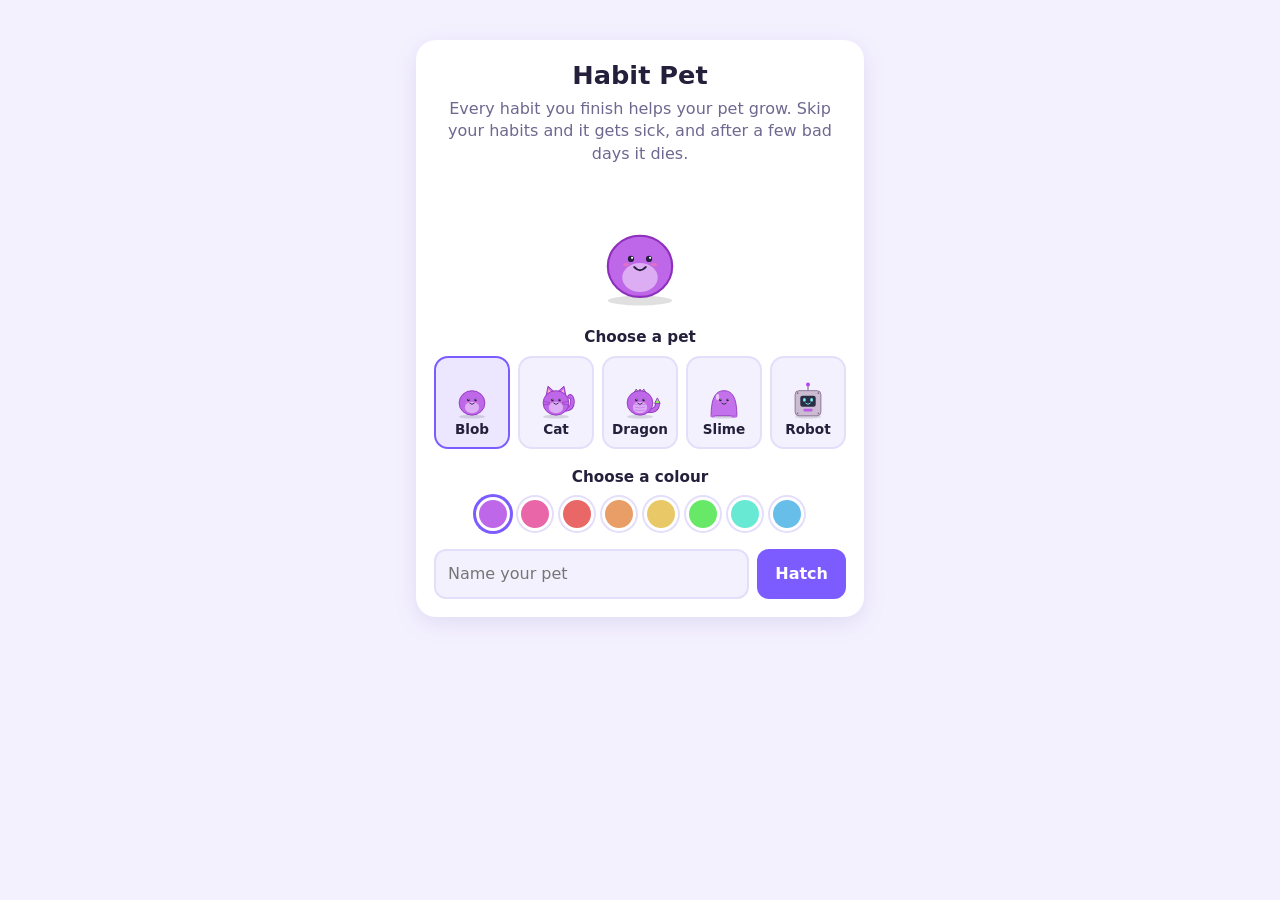
<file: index.html>
<!doctype html>
<html lang="en">
<head>
  <meta charset="utf-8">
  <meta name="viewport" content="width=device-width, initial-scale=1, viewport-fit=cover">
  <title>Habit Pet</title>
  <meta name="description" content="Keep your habits and your pet grows. Skip them and it gets sick.">
  <meta name="theme-color" content="#7c5cff">
  <link rel="manifest" href="manifest.json">
  <link rel="icon" href="icons/icon.svg" type="image/svg+xml">
  <link rel="apple-touch-icon" href="icons/icon-192.png">
  <meta name="apple-mobile-web-app-capable" content="yes">
  <meta name="apple-mobile-web-app-title" content="Habit Pet">
  <link rel="stylesheet" href="style.css">
</head>
<body>
  <main class="app">

    <!-- ===== Hatch a new pet ===== -->
    <section id="hatch-screen" class="card hidden">
      <h1>Habit Pet</h1>
      <p class="muted">Every habit you finish helps your pet grow. Skip your habits and it gets sick, and after a few bad days it dies.</p>
      <div class="pet-stage small mood-egg" id="hatch-preview"></div>
      <h3>Choose a pet</h3>
      <div class="chip-row" id="type-picker"></div>
      <h3>Choose a colour</h3>
      <div class="chip-row" id="colour-picker"></div>
      <form id="hatch-form" class="row">
        <input id="hatch-name" maxlength="16" placeholder="Name your pet" required autocomplete="off">
        <button type="submit" class="primary">Hatch</button>
      </form>
    </section>

    <!-- ===== Pet died ===== -->
    <section id="dead-screen" class="card hidden">
      <div class="pet-stage" id="dead-stage"></div>
      <h1 id="dead-title">Your pet died</h1>
      <p class="muted" id="dead-text"></p>
      <button class="primary" id="restart-btn">Hatch a new egg</button>
    </section>

    <!-- ===== The game ===== -->
    <section id="game" class="hidden">
      <header class="pet-header">
        <div>
          <h1 id="pet-name">Pet</h1>
          <p class="muted" id="pet-sub">Egg · Day 1</p>
        </div>
        <div class="pills">
          <div class="pill" title="Coins">🪙 <span id="coins">0</span></div>
          <div class="pill" title="Perfect days in a row">🔥 <span id="streak">0</span></div>
        </div>
      </header>

      <!-- Home tab -->
      <div class="tab" id="tab-home">
        <div class="card pet-card">
          <div class="scene" id="scene" aria-label="Your pet's room"></div>
          <p class="speech" id="speech">Hi!</p>
          <div class="meter">
            <div class="meter-label"><span>❤️ Health</span><span id="health-text">100</span></div>
            <div class="bar"><div class="fill health" id="health-bar"></div></div>
          </div>
          <div class="meter">
            <div class="meter-label"><span>⭐ Growth</span><span id="xp-text">0 / 30</span></div>
            <div class="bar"><div class="fill xp" id="xp-bar"></div></div>
          </div>
          <button class="ghost share-btn" id="share-btn">📸 Share a picture</button>
        </div>

        <div class="card rescue hidden" id="rescue-banner">
          <strong>🚨 Rescue mission!</strong>
          <p id="rescue-text">Finish every habit today to save your pet.</p>
        </div>

        <div class="card">
          <div class="card-title">
            <h2 id="today-title">Today</h2>
            <span class="muted" id="today-count">0 / 0</span>
          </div>
          <ul id="habit-list" class="habit-list"></ul>
          <p id="no-habits" class="muted hidden">Nothing to do today. Add a habit and your pet will cheer you on!</p>
          <p id="not-today" class="muted small hidden"></p>
          <p class="muted small" id="pass-status"></p>
          <button class="primary wide" id="add-habit-btn">+ Add a habit</button>
        </div>

        <details class="card graveyard" id="graveyard-box">
          <summary>🪦 Pet graveyard (<span id="grave-count">0</span>)</summary>
          <ul id="graveyard" class="grave-list"></ul>
        </details>
      </div>

      <!-- Play tab -->
      <div class="tab hidden" id="tab-play">
        <div class="card arcade-card">
          <div class="arcade-wrap">
            <canvas id="arcade-canvas" aria-label="Pet Patrol game"></canvas>
            <div class="arcade-overlay hidden" id="arcade-overlay">
              <h2 id="arcade-title">Pet Patrol</h2>
              <p id="arcade-text"></p>
              <button class="primary" id="arcade-go">Start</button>
            </div>
          </div>
          <p class="muted small" id="arcade-info"></p>
        </div>
      </div>

      <!-- Shop tab -->
      <div class="tab hidden" id="tab-shop">
        <div class="card">
          <h2>👒 Outfits</h2>
          <p class="muted small">New outfits unlock as your pets grow up.</p>
          <div class="shop-grid" id="shop-hats"></div>
        </div>
        <div class="card">
          <h2>🛋️ Room</h2>
          <p class="muted small">Decorate your pet's room. Tap an item you own to put it out or put it away.</p>
          <div class="shop-grid" id="shop-furniture"></div>
        </div>
        <div class="card">
          <h2>🎨 Wallpaper</h2>
          <div class="shop-grid" id="shop-walls"></div>
        </div>
      </div>

      <!-- Badges tab -->
      <div class="tab hidden" id="tab-badges">
        <div class="card">
          <div class="card-title">
            <h2>🏆 Badges</h2>
            <span class="muted" id="badge-count">0 / 0</span>
          </div>
          <div class="badge-grid" id="badge-grid"></div>
        </div>
      </div>

      <!-- Stats tab -->
      <div class="tab hidden" id="tab-stats">
        <div class="card">
          <h2>📅 Last 5 weeks</h2>
          <div class="calendar" id="calendar"></div>
          <div class="legend">
            <span><i class="c-perfect"></i>All done</span>
            <span><i class="c-partial"></i>Some</span>
            <span><i class="c-fail"></i>Missed</span>
            <span><i class="c-pass"></i>Sick-day pass</span>
          </div>
        </div>
        <div class="card">
          <h2>📊 Your numbers</h2>
          <div class="stat-grid" id="stat-grid"></div>
        </div>
        <div class="card">
          <h2>🔔 Reminders</h2>
          <p class="muted small">Get a nudge if your habits aren't done by this time. Phones only show reminders while the app is still open in the background, so it's worth checking in yourself too.</p>
          <div class="row">
            <input type="time" id="remind-time" value="19:00">
            <button class="primary" id="remind-btn">Turn on</button>
          </div>
          <p class="muted small" id="remind-status"></p>
        </div>
        <div class="card">
          <h2>⚙️ More</h2>
          <button class="ghost danger" id="reset-btn">Start over (deletes everything)</button>
        </div>
      </div>
    </section>
  </main>

  <nav class="tabbar hidden" id="tabbar">
    <button data-tab="home" class="active"><span>🏠</span>Home</button>
    <button data-tab="play"><span>🚀</span>Play</button>
    <button data-tab="shop"><span>🛍️</span>Shop</button>
    <button data-tab="badges"><span>🏆</span>Badges</button>
    <button data-tab="stats"><span>📊</span>Stats</button>
  </nav>

  <!-- Pop-up message -->
  <div id="modal" class="modal hidden" role="dialog" aria-modal="true">
    <div class="modal-box">
      <div class="pet-stage small" id="modal-pet"></div>
      <h2 id="modal-title"></h2>
      <p id="modal-text" class="muted"></p>
      <button class="primary wide" id="modal-ok">Yay!</button>
    </div>
  </div>

  <!-- Add / edit habit -->
  <div id="habit-modal" class="modal hidden" role="dialog" aria-modal="true">
    <form class="modal-box form" id="habit-form">
      <h2 id="habit-form-title">New habit</h2>
      <div class="row">
        <input id="hf-emoji" class="emoji-input" maxlength="8" placeholder="💧" autocomplete="off" aria-label="Emoji">
        <input id="hf-name" maxlength="40" placeholder="e.g. Drink water" required autocomplete="off" aria-label="Habit name">
      </div>

      <label class="field-label">How hard is it?</label>
      <div class="seg" id="hf-difficulty">
        <button type="button" data-v="easy">Easy</button>
        <button type="button" data-v="medium">Medium</button>
        <button type="button" data-v="hard">Hard</button>
      </div>
      <p class="muted small" id="hf-reward"></p>

      <label class="field-label">Which days?</label>
      <div class="days" id="hf-days"></div>

      <label class="field-label" for="hf-target">How many times a day?</label>
      <div class="stepper">
        <button type="button" id="hf-minus">−</button>
        <input id="hf-target" type="number" min="1" max="20" value="1">
        <button type="button" id="hf-plus">+</button>
      </div>

      <button type="submit" class="primary wide">Save</button>
      <button type="button" class="ghost wide" id="hf-cancel">Cancel</button>
      <button type="button" class="ghost danger wide hidden" id="hf-delete">Delete habit</button>
    </form>
  </div>

  <div id="toast" class="toast hidden"></div>

  <script src="pet.js"></script>
  <script src="arcade.js"></script>
  <script src="app.js"></script>
</body>
</html>
</file>
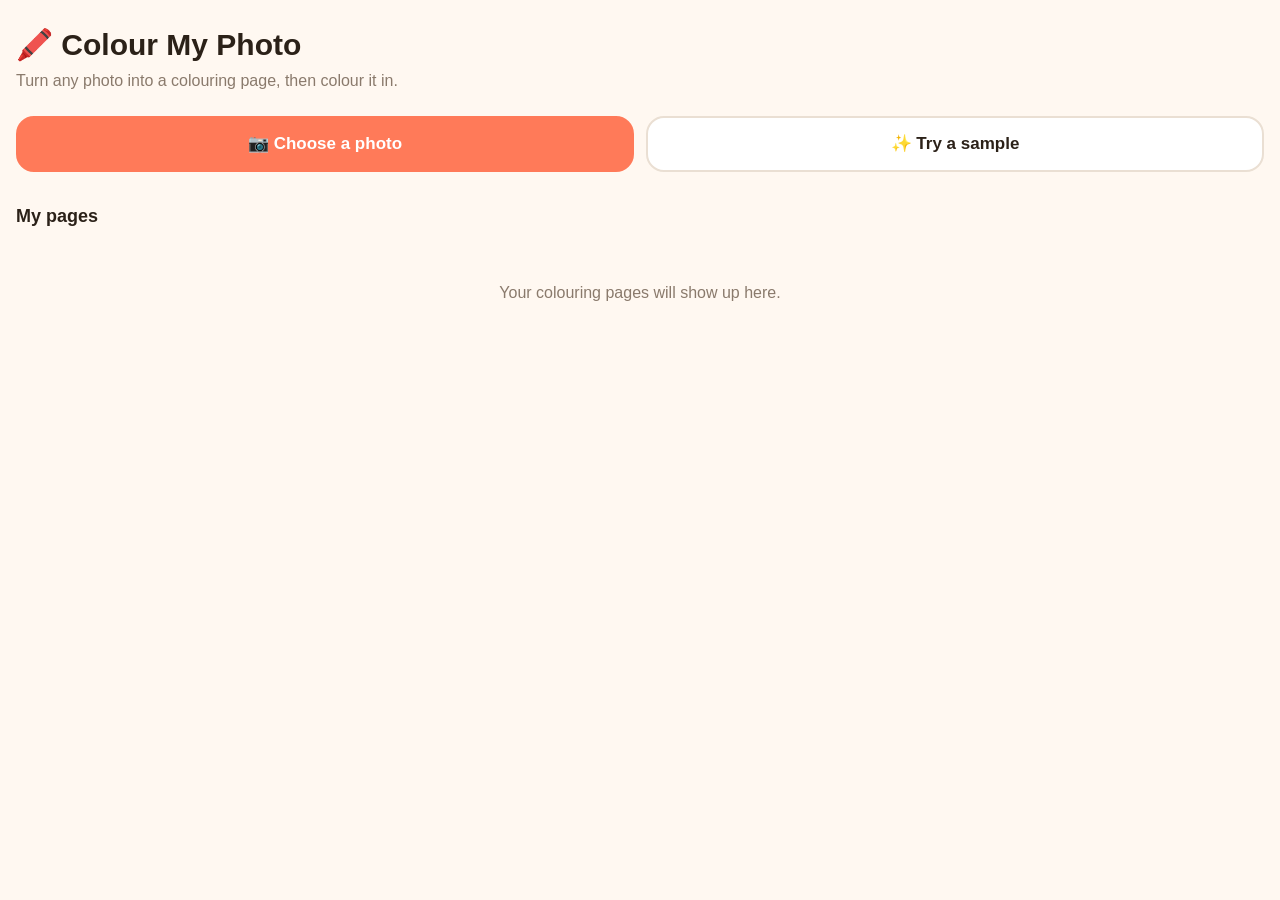
<file: colouring-book/index.html>
<!doctype html>
<html lang="en">
<head>
<meta charset="utf-8">
<meta name="viewport" content="width=device-width, initial-scale=1, maximum-scale=1, user-scalable=no, viewport-fit=cover">
<title>Colour My Photo</title>
<meta name="description" content="Turn your photos into colouring pages and colour them in.">
<meta name="theme-color" content="#ff7a59">
<meta name="apple-mobile-web-app-capable" content="yes">
<meta name="mobile-web-app-capable" content="yes">
<meta name="apple-mobile-web-app-title" content="Colour Me">
<link rel="manifest" href="manifest.json">
<link rel="icon" href="icons/icon.svg" type="image/svg+xml">
<link rel="apple-touch-icon" href="icons/icon-192.png">
<link rel="stylesheet" href="style.css">
</head>
<body>

<section id="home" class="screen active">
  <header class="hero">
    <h1>🖍️ Colour My Photo</h1>
    <p>Turn any photo into a colouring page, then colour it in.</p>
  </header>
  <div class="actions">
    <label class="big-btn primary">📷 Choose a photo<input id="file" type="file" accept="image/*" hidden></label>
    <button id="sample" class="big-btn">✨ Try a sample</button>
  </div>
  <h2 class="section-title">My pages</h2>
  <div id="gallery" class="gallery"></div>
  <p id="empty" class="empty">Your colouring pages will show up here.</p>
</section>

<section id="make" class="screen">
  <header class="bar">
    <button id="makeBack" class="icon-btn" aria-label="Back">←</button>
    <h2>Make your page</h2>
    <button id="printBlank" class="icon-btn" aria-label="Save blank page to print" title="Save blank page to print">🖨️</button>
  </header>
  <div class="preview-wrap">
    <canvas id="preview"></canvas>
    <div id="busy" class="busy"><span class="spinner"></span>Drawing lines…</div>
  </div>
  <div class="make-controls">
    <div class="slider-row">
      <span>Simple</span>
      <input id="detail" type="range" min="1" max="10" value="4" aria-label="Detail">
      <span>Detailed</span>
    </div>
    <button id="start" class="big-btn primary">Start colouring →</button>
  </div>
</section>

<section id="colour" class="screen">
  <header class="bar">
    <button id="colBack" class="icon-btn" aria-label="My pages">←</button>
    <div class="tools">
      <button class="tool active" data-tool="fill" aria-label="Fill">🪣</button>
      <button class="tool" data-tool="brush" aria-label="Brush">🖌️</button>
      <button class="tool" data-tool="eraser" aria-label="Eraser">🧽</button>
    </div>
    <div class="tools">
      <button id="undo" class="icon-btn" aria-label="Undo">↶</button>
      <button id="fit" class="icon-btn" aria-label="Fit to screen">⤢</button>
      <button id="share" class="icon-btn" aria-label="Save picture">💾</button>
    </div>
  </header>
  <div id="stage" class="stage">
    <div id="board" class="board">
      <canvas id="colourCv"></canvas>
      <canvas id="lineCv"></canvas>
    </div>
  </div>
  <footer class="palette-bar">
    <div id="palette" class="palette"></div>
    <div class="size-row">
      <label class="custom" aria-label="Pick any colour"><input id="custom" type="color" value="#ff7a59"><span id="current" class="current"></span></label>
      <span>Brush</span>
      <input id="size" type="range" min="3" max="80" value="20" aria-label="Brush size">
    </div>
  </footer>
</section>

<div id="saveView" class="overlay" hidden>
  <img id="saveImg" alt="Your picture">
  <p>Press and hold the picture, then tap <b>Save to Photos</b>.</p>
  <button id="saveClose" class="big-btn primary">Done</button>
</div>

<div id="toast" class="toast" role="status"></div>
<script src="app.js"></script>
</body>
</html>
</file>
<file: style.css>
:root {
  --bg: #f4f1ff;
  --card: #ffffff;
  --text: #241f3a;
  --muted: #6e6890;
  --line: #e4defa;
  --soft: #f4f1ff;
  --accent: #7c5cff;
  --accent-soft: #ece6ff;
  --accent-text: #ffffff;
  --health: #ff5c7a;
  --xp: #ffb020;
  --done: #2fbf71;
  --danger: #e5484d;
  --shadow: 0 6px 24px rgba(60, 40, 140, 0.10);
  --c-perfect: #2fbf71;
  --c-partial: #ffb020;
  --c-fail: #ff5c7a;
  --c-pass: #5aa9ff;
  --c-none: #e4defa;
}

@media (prefers-color-scheme: dark) {
  :root {
    --bg: #15121f;
    --card: #211c33;
    --text: #f1eeff;
    --muted: #a59fc4;
    --line: #342d4d;
    --soft: #1a1628;
    --accent: #9b82ff;
    --accent-soft: #2e2650;
    --accent-text: #15121f;
    --shadow: 0 6px 24px rgba(0, 0, 0, 0.35);
    --c-none: #342d4d;
  }
}

* { box-sizing: border-box; }
html, body { margin: 0; }

body {
  background: var(--bg);
  color: var(--text);
  font-family: system-ui, -apple-system, "Segoe UI", Roboto, sans-serif;
  line-height: 1.4;
  -webkit-tap-highlight-color: transparent;
}

.app {
  max-width: 480px;
  margin: 0 auto;
  padding: max(16px, env(safe-area-inset-top)) 16px calc(96px + env(safe-area-inset-bottom));
}

.hidden { display: none !important; }

h1 { font-size: 1.6rem; margin: 0; }
h2 { font-size: 1.1rem; margin: 0 0 4px; }
h3 { font-size: 0.95rem; margin: 18px 0 8px; }
.muted { color: var(--muted); margin: 4px 0; }
.small { font-size: 0.85rem; }

.card {
  background: var(--card);
  border-radius: 20px;
  padding: 18px;
  margin-bottom: 16px;
  box-shadow: var(--shadow);
}
.card-title {
  display: flex;
  justify-content: space-between;
  align-items: baseline;
  margin-bottom: 10px;
}

/* ---------- Buttons and inputs ---------- */
button { font: inherit; color: inherit; }

button.primary {
  font-weight: 700;
  border: none;
  border-radius: 12px;
  padding: 12px 18px;
  background: var(--accent);
  color: var(--accent-text);
  cursor: pointer;
}
button.ghost {
  font-weight: 600;
  border: 2px solid var(--line);
  border-radius: 12px;
  padding: 10px 16px;
  background: transparent;
  cursor: pointer;
}
button.danger { color: var(--danger); }
button.wide { width: 100%; margin-top: 10px; }
button:active { transform: scale(0.97); }

.row { display: flex; gap: 8px; }

input {
  flex: 1;
  min-width: 0;
  font: inherit;
  padding: 12px;
  border-radius: 12px;
  border: 2px solid var(--line);
  background: var(--soft);
  color: var(--text);
}
input:focus { outline: none; border-color: var(--accent); }
.emoji-input { flex: none; width: 56px; text-align: center; }

/* ---------- Header ---------- */
.pet-header {
  display: flex;
  justify-content: space-between;
  align-items: center;
  gap: 8px;
  margin-bottom: 12px;
}
.pills { display: flex; gap: 6px; flex: none; }
.pill {
  background: var(--card);
  border-radius: 999px;
  padding: 8px 12px;
  font-weight: 700;
  box-shadow: var(--shadow);
  white-space: nowrap;
}

/* ---------- Pet and room ---------- */
.pet-card { text-align: center; }

.scene {
  position: relative;
  width: 100%;
  aspect-ratio: 400 / 260;
  border-radius: 16px;
  overflow: hidden;
  cursor: pointer;
  user-select: none;
}
.scene > svg { width: 100%; height: 100%; display: block; }

.pet-stage {
  width: 220px;
  height: 220px;
  margin: 0 auto;
  position: relative;
}
.pet-stage.small { width: 140px; height: 140px; }
.pet-stage svg { width: 100%; height: 100%; overflow: visible; }

.pet-body { transform-origin: 100px 185px; transform-box: view-box; }
.mood-happy .pet-body { animation: bounce 1.4s ease-in-out infinite; }
.mood-ok .pet-body,
.mood-sulk .pet-body  { animation: sway 3s ease-in-out infinite; }
.mood-sad .pet-body   { animation: droop 4s ease-in-out infinite; }
.mood-egg .pet-body   { animation: wobble 2.5s ease-in-out infinite; }
.mood-sleep .pet-body { animation: breathe 3s ease-in-out infinite; }
.jump .pet-body       { animation: jump 0.5s ease-out !important; }
.zzz { animation: zzz 2s ease-in-out infinite; }

@keyframes bounce  { 0%,100% { transform: translateY(0) scale(1,1); } 50% { transform: translateY(-10px) scale(0.97,1.03); } }
@keyframes sway    { 0%,100% { transform: rotate(-2deg); } 50% { transform: rotate(2deg); } }
@keyframes droop   { 0%,100% { transform: scale(1,1); } 50% { transform: scale(1.03,0.96); } }
@keyframes breathe { 0%,100% { transform: scale(1,1); } 50% { transform: scale(1.02,0.98); } }
@keyframes wobble  { 0%,80%,100% { transform: rotate(0); } 85% { transform: rotate(-6deg); } 90% { transform: rotate(6deg); } 95% { transform: rotate(-3deg); } }
@keyframes jump    { 0% { transform: translateY(0); } 40% { transform: translateY(-36px) scale(0.95,1.05); } 100% { transform: translateY(0); } }
@keyframes zzz     { 0%,100% { opacity: 0.4; } 50% { opacity: 1; } }

@media (prefers-reduced-motion: reduce) {
  .pet-body, .zzz { animation: none !important; }
}

.heart {
  position: absolute;
  left: 50%;
  top: 30%;
  font-size: 28px;
  pointer-events: none;
  animation: float-up 1s ease-out forwards;
}
@keyframes float-up {
  from { opacity: 1; transform: translate(-50%, 0) scale(0.8); }
  to   { opacity: 0; transform: translate(-50%, -80px) scale(1.4); }
}

.speech {
  display: inline-block;
  background: var(--soft);
  border-radius: 14px;
  padding: 8px 14px;
  margin: 12px 0 8px;
  font-weight: 600;
}
.share-btn { margin-top: 14px; }

/* ---------- Meters ---------- */
.meter { margin-top: 10px; text-align: left; }
.meter-label {
  display: flex;
  justify-content: space-between;
  font-size: 0.9rem;
  font-weight: 600;
  margin-bottom: 4px;
}
.bar { height: 12px; background: var(--line); border-radius: 999px; overflow: hidden; }
.fill { height: 100%; width: 0; border-radius: 999px; transition: width 0.5s ease; }
.fill.health { background: var(--health); }
.fill.xp { background: var(--xp); }

/* ---------- Rescue ---------- */
.rescue {
  background: #fff0f2;
  border: 2px solid var(--health);
  color: #7a1a2c;
}
.rescue p { margin: 4px 0 0; }
@media (prefers-color-scheme: dark) {
  .rescue { background: #3a1a24; color: #ffd0d8; }
}

/* ---------- Habits ---------- */
.habit-list { list-style: none; padding: 0; margin: 0 0 8px; }

.habit {
  --progress: 0%;
  display: flex;
  align-items: center;
  gap: 10px;
  padding: 10px 8px 10px 12px;
  border: 2px solid var(--line);
  border-radius: 14px;
  margin-bottom: 8px;
  cursor: pointer;
  background: linear-gradient(90deg, var(--accent-soft) var(--progress), transparent var(--progress));
  transition: border-color 0.2s;
}
.habit .check {
  width: 30px;
  height: 30px;
  flex: none;
  border-radius: 50%;
  border: 2px solid var(--line);
  display: grid;
  place-items: center;
  font-weight: 800;
  font-size: 0.85rem;
  color: var(--muted);
}
.habit:not(.done) .check:not(:empty) { color: var(--accent); border-color: var(--accent); }
.habit .emoji { font-size: 1.3rem; }
.habit .info { flex: 1; min-width: 0; display: flex; flex-direction: column; }
.habit .name { font-weight: 600; word-break: break-word; }
.habit .meta { font-size: 0.78rem; color: var(--muted); }
.habit.done { border-color: var(--done); }
.habit.done .check { background: var(--done); border-color: var(--done); color: #fff; }
.habit.done .name { text-decoration: line-through; color: var(--muted); }

.icon-btn {
  background: none;
  border: none;
  font-size: 1rem;
  cursor: pointer;
  padding: 6px 8px;
  border-radius: 8px;
  flex: none;
}
.icon-btn.minus { font-size: 1.3rem; font-weight: 700; color: var(--muted); }

/* ---------- Hatch screen ---------- */
#hatch-screen, #dead-screen { text-align: center; margin-top: 24px; }
#hatch-screen .row { margin-top: 18px; }
#dead-screen button { margin-top: 12px; }

.chip-row { display: flex; flex-wrap: wrap; gap: 8px; justify-content: center; }
.chip {
  display: flex;
  flex-direction: column;
  align-items: center;
  width: 76px;
  padding: 6px 4px 8px;
  border-radius: 14px;
  border: 2px solid var(--line);
  background: var(--soft);
  font-weight: 600;
  font-size: 0.85rem;
  cursor: pointer;
}
.chip.active { border-color: var(--accent); background: var(--accent-soft); }
.chip-pic { width: 56px; height: 56px; }
.chip-pic svg { width: 100%; height: 100%; overflow: visible; }

.swatch {
  width: 34px;
  height: 34px;
  border-radius: 50%;
  border: 3px solid var(--card);
  box-shadow: 0 0 0 2px var(--line);
  cursor: pointer;
}
.swatch.active { box-shadow: 0 0 0 3px var(--accent); }

/* ---------- Shop ---------- */
.shop-grid {
  display: grid;
  grid-template-columns: repeat(auto-fill, minmax(96px, 1fr));
  gap: 10px;
  margin-top: 10px;
}
.shop-item {
  display: flex;
  flex-direction: column;
  align-items: center;
  gap: 4px;
  padding: 10px 6px;
  border-radius: 14px;
  border: 2px solid var(--line);
  background: var(--soft);
  cursor: pointer;
  text-align: center;
}
.shop-item.active { border-color: var(--accent); }
.shop-item.locked { opacity: 0.55; cursor: default; }
.shop-item.locked .shop-pic { filter: grayscale(1); }
.shop-pic { width: 70px; height: 70px; }
.shop-pic svg { width: 100%; height: 100%; overflow: visible; }
.shop-icon { font-size: 2.2rem; line-height: 70px; height: 70px; }
.shop-swatch { width: 60px; height: 60px; margin: 5px 0; border-radius: 12px; border: 2px solid var(--line); }
.shop-name { font-weight: 600; font-size: 0.85rem; }
.shop-btn {
  font-size: 0.78rem;
  font-weight: 700;
  padding: 3px 10px;
  border-radius: 999px;
  background: var(--line);
}
.shop-btn.buy { background: var(--xp); color: #3a2600; }
.shop-btn.cant { background: var(--line); color: var(--muted); }
.shop-btn.on { background: var(--done); color: #fff; }
.shop-btn.lock { background: transparent; color: var(--muted); }

/* ---------- Badges ---------- */
.badge-grid {
  display: grid;
  grid-template-columns: repeat(auto-fill, minmax(130px, 1fr));
  gap: 10px;
}
.badge {
  display: flex;
  flex-direction: column;
  align-items: center;
  text-align: center;
  padding: 12px 8px;
  border-radius: 14px;
  background: var(--soft);
  border: 2px solid var(--line);
  opacity: 0.6;
}
.badge.got { opacity: 1; border-color: var(--xp); }
.badge-icon { font-size: 2rem; }

/* ---------- Stats ---------- */
.calendar {
  display: grid;
  grid-template-columns: repeat(7, 1fr);
  gap: 5px;
  margin-top: 10px;
}
.cal-head { text-align: center; font-size: 0.75rem; font-weight: 700; color: var(--muted); }
.cal-day {
  aspect-ratio: 1;
  border-radius: 8px;
  display: grid;
  place-items: center;
  font-size: 0.8rem;
  font-weight: 600;
  background: var(--c-none);
  color: var(--muted);
}
.c-empty, .c-future { background: transparent; color: var(--line); }
.c-perfect { background: var(--c-perfect); color: #fff; }
.c-partial { background: var(--c-partial); color: #3a2600; }
.c-fail { background: var(--c-fail); color: #fff; }
.c-pass { background: var(--c-pass); color: #fff; }
.cal-day.today { outline: 3px solid var(--accent); outline-offset: 1px; }

.legend { display: flex; flex-wrap: wrap; gap: 4px 14px; margin-top: 12px; font-size: 0.8rem; color: var(--muted); }
.legend i { display: inline-block; width: 12px; height: 12px; border-radius: 3px; margin-right: 5px; vertical-align: -1px; }
.legend .c-perfect { background: var(--c-perfect); }
.legend .c-partial { background: var(--c-partial); }
.legend .c-fail { background: var(--c-fail); }
.legend .c-pass { background: var(--c-pass); }

.stat-grid { display: grid; grid-template-columns: repeat(3, 1fr); gap: 8px; margin-top: 10px; }
.stat {
  display: flex;
  flex-direction: column;
  align-items: center;
  padding: 10px 4px;
  border-radius: 14px;
  background: var(--soft);
}
.stat strong { font-size: 1.4rem; }

input[type="time"] { flex: 1; }

/* ---------- Graveyard ---------- */
.graveyard summary { cursor: pointer; font-weight: 600; }
.grave-list { list-style: none; padding: 0; margin: 10px 0 0; }
.grave-list li { padding: 6px 0; border-top: 1px solid var(--line); color: var(--muted); }

/* ---------- Tab bar ---------- */
.tabbar {
  position: fixed;
  left: 0;
  right: 0;
  bottom: 0;
  display: flex;
  justify-content: center;
  background: var(--card);
  box-shadow: 0 -4px 20px rgba(60, 40, 140, 0.10);
  padding: 6px 8px calc(6px + env(safe-area-inset-bottom));
  z-index: 5;
}
.tabbar button {
  flex: 1;
  max-width: 120px;
  display: flex;
  flex-direction: column;
  align-items: center;
  gap: 2px;
  background: none;
  border: none;
  padding: 6px 0;
  border-radius: 12px;
  font-size: 0.75rem;
  font-weight: 600;
  color: var(--muted);
  cursor: pointer;
}
.tabbar button span { font-size: 1.35rem; }
.tabbar button.active { color: var(--accent); background: var(--accent-soft); }

/* ---------- Pop-ups ---------- */
.modal {
  position: fixed;
  inset: 0;
  background: rgba(10, 5, 30, 0.55);
  display: grid;
  place-items: center;
  padding: 16px;
  z-index: 10;
  overflow-y: auto;
}
.modal-box {
  background: var(--card);
  border-radius: 24px;
  padding: 24px;
  max-width: 360px;
  width: 100%;
  text-align: center;
  animation: pop 0.3s ease-out;
}
.modal-box.form { text-align: left; }
.modal-box.form h2 { margin-bottom: 14px; }
@keyframes pop { from { transform: scale(0.8); opacity: 0; } to { transform: scale(1); opacity: 1; } }

.field-label { display: block; font-weight: 700; font-size: 0.9rem; margin: 16px 0 6px; }

.seg { display: flex; gap: 6px; }
.seg button {
  flex: 1;
  padding: 10px 4px;
  border-radius: 12px;
  border: 2px solid var(--line);
  background: var(--soft);
  font-weight: 600;
  cursor: pointer;
}
.seg button.active { border-color: var(--accent); background: var(--accent-soft); color: var(--accent); }

.days { display: flex; gap: 5px; }
.days button {
  flex: 1;
  aspect-ratio: 1;
  max-width: 44px;
  border-radius: 50%;
  border: 2px solid var(--line);
  background: var(--soft);
  font-weight: 700;
  cursor: pointer;
  padding: 0;
}
.days button.active { background: var(--accent); border-color: var(--accent); color: var(--accent-text); }

.stepper { display: flex; gap: 8px; align-items: center; }
.stepper button {
  width: 44px;
  height: 44px;
  border-radius: 12px;
  border: 2px solid var(--line);
  background: var(--soft);
  font-size: 1.3rem;
  font-weight: 700;
  cursor: pointer;
}
.stepper input { flex: none; width: 70px; text-align: center; }

.toast {
  position: fixed;
  left: 50%;
  bottom: calc(84px + env(safe-area-inset-bottom));
  transform: translateX(-50%);
  background: var(--text);
  color: var(--bg);
  padding: 10px 16px;
  border-radius: 14px;
  font-weight: 600;
  font-size: 0.9rem;
  z-index: 20;
  max-width: calc(100% - 32px);
  text-align: center;
  box-shadow: var(--shadow);
  animation: pop 0.25s ease-out;
}

/* ---------- Pet Patrol (Play tab) ---------- */
.arcade-card { padding: 10px; }
.arcade-wrap { position: relative; border-radius: 14px; overflow: hidden; background: #120d24; }
#arcade-canvas { display: block; width: 100%; aspect-ratio: 3 / 4; touch-action: none; cursor: crosshair; }
.arcade-overlay {
  position: absolute;
  inset: 0;
  display: flex;
  flex-direction: column;
  align-items: center;
  justify-content: center;
  gap: 8px;
  padding: 24px;
  text-align: center;
  color: #fff;
  background: rgba(18, 13, 36, 0.72);
}
.arcade-overlay p { margin: 0 0 8px; color: #d8d0ff; max-width: 260px; }
.arcade-card .small { margin: 10px 4px 2px; }
</file>
<file: colouring-book/style.css>
:root {
  --bg: #fff8f1;
  --card: #ffffff;
  --ink: #2b2118;
  --muted: #8a7a6c;
  --accent: #ff7a59;
  --accent-ink: #ffffff;
  --line: #eadfd3;
  --stage: #efe6dc;
}
@media (prefers-color-scheme: dark) {
  :root:not([data-theme="light"]) {
    --bg: #1c1714;
    --card: #2a231e;
    --ink: #f6ece2;
    --muted: #b3a394;
    --line: #3d332c;
    --stage: #141110;
    color-scheme: dark;
  }
}
:root[data-theme="dark"] {
  --bg: #1c1714;
  --card: #2a231e;
  --ink: #f6ece2;
  --muted: #b3a394;
  --line: #3d332c;
  --stage: #141110;
  color-scheme: dark;
}
* { box-sizing: border-box; -webkit-tap-highlight-color: transparent; }
html, body { margin: 0; height: 100%; }
body {
  background: var(--bg);
  color: var(--ink);
  font: 16px/1.4 -apple-system, BlinkMacSystemFont, "Segoe UI", Roboto, sans-serif;
  overflow: hidden;
  overscroll-behavior: none;
}
button { font: inherit; color: inherit; }

.screen {
  display: none;
  flex-direction: column;
  height: 100%;
  padding-top: env(safe-area-inset-top);
}
.screen.active { display: flex; }
#home { overflow-y: auto; padding: calc(env(safe-area-inset-top) + 24px) 16px 32px; }

.hero h1 { margin: 0 0 4px; font-size: 30px; }
.hero p { margin: 0; color: var(--muted); }
.actions { display: flex; gap: 12px; margin: 24px 0; flex-wrap: wrap; }
.big-btn {
  flex: 1 1 160px;
  display: inline-flex; align-items: center; justify-content: center;
  min-height: 56px; padding: 0 20px;
  border: 2px solid var(--line); border-radius: 18px;
  background: var(--card); font-weight: 700; font-size: 17px; cursor: pointer;
}
.big-btn.primary { background: var(--accent); border-color: var(--accent); color: var(--accent-ink); }
.big-btn:active { transform: scale(.97); }
.section-title { font-size: 18px; margin: 8px 0 12px; }
.gallery { display: grid; grid-template-columns: repeat(auto-fill, minmax(140px, 1fr)); gap: 12px; }
.card {
  position: relative; border-radius: 16px; overflow: hidden; background: #fff;
  border: 2px solid var(--line); cursor: pointer; aspect-ratio: 4 / 3;
}
.card img { width: 100%; height: 100%; object-fit: contain; display: block; }
.card .del {
  position: absolute; top: 6px; right: 6px; width: 32px; height: 32px;
  border-radius: 50%; border: 0; background: rgba(0,0,0,.55); color: #fff; cursor: pointer;
}
.empty { color: var(--muted); text-align: center; padding: 24px 0; }

.bar {
  display: flex; align-items: center; justify-content: space-between; gap: 8px;
  padding: 8px 12px; background: var(--card); border-bottom: 1px solid var(--line);
}
.bar h2 { margin: 0; font-size: 18px; }
.icon-btn, .tool {
  width: 44px; height: 44px; border-radius: 12px; border: 0;
  background: transparent; font-size: 22px; cursor: pointer;
}
.tools { display: flex; gap: 4px; }
.tool.active { background: var(--accent); }
.icon-btn:active, .tool:active { transform: scale(.92); }

.preview-wrap { flex: 1; position: relative; min-height: 0; display: flex; align-items: center; justify-content: center; padding: 16px; background: var(--stage); }
#preview { max-width: 100%; max-height: 100%; background: #fff; border-radius: 8px; box-shadow: 0 4px 20px rgba(0,0,0,.12); }
.busy {
  position: absolute; inset: 0; display: none; align-items: center; justify-content: center; gap: 10px;
  background: rgba(255,255,255,.6); color: #2b2118; font-weight: 700;
}
.busy.show { display: flex; }
.spinner { width: 22px; height: 22px; border: 3px solid #ffd1c4; border-top-color: var(--accent); border-radius: 50%; animation: spin .8s linear infinite; }
@keyframes spin { to { transform: rotate(360deg); } }
.make-controls { padding: 16px 16px calc(16px + env(safe-area-inset-bottom)); display: grid; gap: 14px; background: var(--card); border-top: 1px solid var(--line); }
.slider-row { display: flex; align-items: center; gap: 12px; color: var(--muted); font-size: 14px; }
.slider-row input { flex: 1; }
input[type=range] { accent-color: var(--accent); height: 32px; }

.stage { flex: 1; position: relative; overflow: hidden; background: var(--stage); touch-action: none; min-height: 0; }
.board { position: absolute; left: 0; top: 0; transform-origin: 0 0; box-shadow: 0 4px 24px rgba(0,0,0,.15); }
.board canvas {
  position: absolute; inset: 0; width: 100%; height: 100%;
  -webkit-touch-callout: none; -webkit-user-select: none; user-select: none;
}
#colourCv { background: #fff; }
#lineCv { pointer-events: none; }

.palette-bar { background: var(--card); border-top: 1px solid var(--line); padding: 8px 12px calc(8px + env(safe-area-inset-bottom)); }
.palette { display: flex; gap: 8px; overflow-x: auto; padding: 4px 2px 8px; scrollbar-width: none; }
.palette::-webkit-scrollbar { display: none; }
.swatch {
  flex: 0 0 auto; width: 38px; height: 38px; border-radius: 50%;
  border: 3px solid var(--card); box-shadow: 0 0 0 1px var(--line); cursor: pointer;
}
.swatch.active { box-shadow: 0 0 0 3px var(--ink); }
.size-row { display: flex; align-items: center; gap: 10px; color: var(--muted); font-size: 14px; }
.size-row input[type=range] { flex: 1; }
.custom { position: relative; width: 38px; height: 38px; flex: 0 0 auto; cursor: pointer; }
.custom input { position: absolute; inset: 0; opacity: 0; width: 100%; height: 100%; cursor: pointer; }
.current {
  display: block; width: 100%; height: 100%; border-radius: 50%;
  border: 3px solid var(--card); box-shadow: 0 0 0 2px var(--ink);
  background: conic-gradient(red, yellow, lime, cyan, blue, magenta, red);
}
.current::after {
  content: ""; position: absolute; inset: 10px; border-radius: 50%;
  background: var(--cur, #ff7a59); border: 2px solid #fff;
}

.toast {
  position: fixed; left: 50%; bottom: calc(110px + env(safe-area-inset-bottom)); transform: translateX(-50%) translateY(20px);
  background: #2b2118; color: #fff; padding: 10px 16px; border-radius: 999px; font-size: 15px;
  opacity: 0; pointer-events: none; transition: .25s; max-width: calc(100% - 32px); text-align: center;
}
.toast.show { opacity: 1; transform: translateX(-50%) translateY(0); }

.overlay {
  position: fixed; inset: 0; z-index: 20; display: flex; flex-direction: column; align-items: center; justify-content: center; gap: 14px;
  padding: max(16px, env(safe-area-inset-top)) max(16px, env(safe-area-inset-right)) max(16px, env(safe-area-inset-bottom)) max(16px, env(safe-area-inset-left));
  background: rgba(20, 14, 10, .85); color: #fff; text-align: center;
}
.overlay[hidden] { display: none; }
.overlay img {
  max-width: 100%; max-height: 70%; border-radius: 10px; background: #fff;
  -webkit-touch-callout: default; -webkit-user-select: auto; user-select: auto;
}
.overlay p { margin: 0; font-weight: 600; }
.card .del.confirm { width: auto; padding: 0 12px; border-radius: 999px; background: #e63946; font-weight: 700; }
</file>
